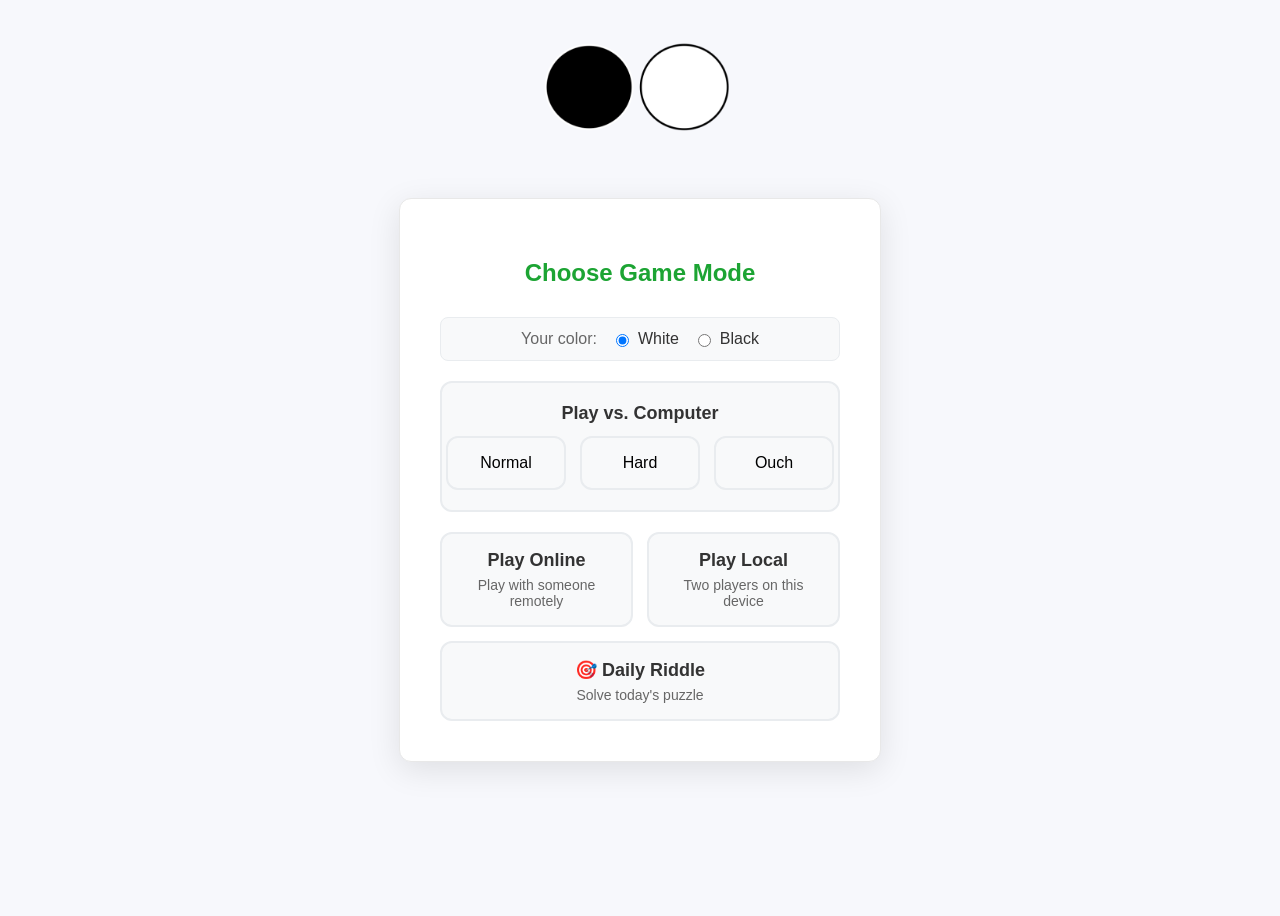
<file: index.html>
<!DOCTYPE html>
<html lang="en">
<head>
    <meta charset="UTF-8">
    <meta name="viewport" content="width=device-width, initial-scale=1.0">
    <title>Four-in-a-Row with Rotating Grid</title>
    <link rel="stylesheet" href="styles.css">
    <link rel="manifest" href="manifest.json">
    <meta name="theme-color" content="#2c3e50">
    
    <!-- Favicon -->
    <link rel="icon" type="image/png" sizes="32x32" href="icons/icon-192.png">
    <link rel="icon" type="image/png" sizes="16x16" href="icons/icon-192.png">
    <link rel="apple-touch-icon" sizes="192x192" href="icons/icon-192.png">
    <link rel="apple-touch-icon" sizes="512x512" href="icons/icon-512.png">

    <!-- Google tag (gtag.js) -->
<script async src="https://www.googletagmanager.com/gtag/js?id=G-LV2J2F8N4S"></script>
<script>
  window.dataLayer = window.dataLayer || [];
  function gtag(){ dataLayer.push(arguments); }
  gtag('js', new Date());
  // Default GA4 page_view
  gtag('config', 'G-LV2J2F8N4S');
</script>


</head>
<body>
    <div style="margin-bottom: 20px; text-align:center;">
        <img id="hero-logo" class="hero-logo grid-easter-egg" src="icons/icon-512.png" alt="Four-in-a-Row with Rotating Grid" />
    </div>

    <!-- Mode Selection Screen -->
    <div id="mode-selection" class="mode-selection">
        <div class="mode-selection-header">
            <h2>Choose Game Mode</h2>
            <button id="settings-icon" class="settings-icon" title="Settings">⚙️</button>
        </div>

        <!-- General color setting -->
        <div class="color-setting">
            <span class="color-label">Your color:</span>
            <label class="color-radio"><input type="radio" name="player-color" id="color-white" value="white" checked> White</label>
            <label class="color-radio"><input type="radio" name="player-color" id="color-black" value="black"> Black</label>
        </div>

        <!-- AI Mode block: difficulty buttons -->
        <div class="ai-mode-block">
            <div class="ai-title">Play vs. Computer</div>
            <div class="ai-difficulty">
                <button id="play-ai-normal-btn" class="mode-button ai-diff-btn">Normal</button>
                <button id="play-ai-hard-btn" class="mode-button ai-diff-btn">Hard</button>
                <button id="play-ai-ouch-btn" class="mode-button ai-diff-btn">Ouch</button>
            </div>
        </div>

        <div class="mode-buttons">
            <div class="mode-buttons-row">
                <button id="play-online-btn" class="mode-button mode-button-half">
                    <span class="mode-title">Play Online</span>
                    <span class="mode-description">Play with someone remotely</span>
                </button>
                <button id="play-local-btn" class="mode-button mode-button-half">
                    <span class="mode-title">Play Local</span>
                    <span class="mode-description">Two players on this device</span>
                </button>
            </div>
            <button id="play-riddle-btn" class="mode-button">
                <span class="mode-title">🎯 Daily Riddle</span>
                <span class="mode-description">Solve today's puzzle</span>
            </button>
        </div>
    </div>

    

    <!-- Waiting Room for Online Games -->
    <div id="waiting-room" class="waiting-room hidden">
        <div class="waiting-content">
            <h2>Online Game</h2>
            <div id="waiting-status" class="waiting-status">Creating game...</div>
            
            <div id="waiting-spinner" class="spinner">
                <div class="spinner-inner"></div>
            </div>
            
            <div id="sharing-section" class="sharing-section hidden">
                <p>Share this link with your opponent:</p>
                <div class="link-container">
                    <input type="text" id="guest-link" class="guest-link-input" readonly>
                    <button id="copy-link-btn" class="copy-btn">Copy Link</button>
                </div>
                <div id="copy-feedback" class="copy-feedback hidden">Link copied! 📋</div>
            </div>
            
            <button id="cancel-waiting-btn" class="cancel-btn">Cancel</button>
        </div>
    </div>

    <div id="game-container" class="hidden">
        <div class="top-bar">
            <!-- Game over layout (hidden during play) -->
            <div id="top-left-actions" class="top-left-actions hidden">
                <button id="new-game-btn" class="game-over-btn">New Game</button>
                <button id="analyze-btn" class="game-over-btn">Analyze Game</button>
            </div>
            <div id="top-center-display" class="top-center-display"></div>
            
            <!-- Gameplay layout (visible during play) -->
            <div id="gameplay-status" class="gameplay-status">
                <div id="turn-indicator">White's turn</div>
                <div class="rotation-info">
                    <label>Turns until rotation:</label>
                    <span id="countdown"></span>
                </div>
            </div>
        </div>

        <div id="game-over-container" class="game-over-container hidden">
            <span id="game-over-text"></span>
        </div>


        <div id="grid-wrapper">
            <div id="grid"></div>
        </div>

        <!-- Replay Controls -->
        <div id="replay-controls" class="replay-controls hidden">
            <div class="replay-content">
                <div class="replay-left">
                    <div class="replay-info">
                        <span id="replay-step-info">Step 1, White turn</span>
                    </div>
                    <div class="navigation-group">
                        <button id="replay-prev-btn" class="replay-btn" title="Previous step">
                            <span class="replay-icon">⏮</span>
                        </button>
                        <button id="replay-next-btn" class="replay-btn" title="Next step">
                            <span class="replay-icon">⏭</span>
                        </button>
                    </div>
                </div>
                <div class="replay-center">
                    <button id="exit-replay-btn" class="replay-btn" title="Exit replay">
                        <span class="replay-icon">↩</span>
                    </button>
                </div>
            </div>
        </div>

    </div>

    <!-- Settings Modal (moved outside game-container to ensure visibility on all screens) -->
    <div id="settings-modal" class="settings-modal hidden">
        <div class="settings-content">
            <div class="settings-header">
                <h3>Settings</h3>
                <button id="close-settings-btn" class="close-btn">×</button>
            </div>
            <div class="settings-body">
                <div class="setting-item">
                    <label>Version:</label>
                    <span id="version-display"></span>
                </div>
                <div class="setting-item">
                    <label>Debug Logs:</label>
                    <div class="log-controls">
                        <button id="copy-logs-btn" class="copy-logs-btn">Copy Logs</button>
                        <button id="clear-logs-btn" class="clear-logs-btn">Clear</button>
                    </div>
                </div>
                <div class="setting-item">
                    <label>Board Tools:</label>
                    <div class="log-controls">
                        <button id="copy-board-btn" class="copy-logs-btn">Copy Board</button>
                        <button id="load-board-btn" class="copy-logs-btn">Load Board</button>
                    </div>
                </div>
                <div class="setting-item">
                    <label>Rotation Counter:</label>
                    <div class="log-controls">
                        <input id="rotation-counter-input" type="number" min="0" step="1" placeholder="Turns until rotation" style="width:140px;">
                        <button id="apply-rotation-counter-btn" class="copy-logs-btn">Apply</button>
                    </div>
                    <div class="log-stats">Current shown: <span id="current-rotation-counter">-</span></div>
                </div>
                <div class="setting-item">
                    <label>Your color / Next turn:</label>
                    <div class="log-controls">
                        <select id="next-turn-color">
                            <option value="white">White</option>
                            <option value="black">Black</option>
                        </select>
                        <button id="apply-next-turn-btn" class="copy-logs-btn">Apply</button>
                    </div>
                    <div id="next-turn-note" class="log-stats"></div>
                </div>
                <div id="load-board-container" class="load-board-container hidden">
                    <label for="load-board-input">Paste board array (6 strings of length 6):</label>
                    <textarea id="load-board-input" class="load-board-textarea" rows="6" placeholder='board: ["______", "______", "_____W", "_____W", "____WW", "_B_BBB"]'></textarea>
                    <div class="load-board-actions">
                        <button id="apply-load-board-btn" class="copy-logs-btn">Apply</button>
                        <button id="cancel-load-board-btn" class="clear-logs-btn">Cancel</button>
                    </div>
                </div>
                <div class="setting-item">
                    <div id="log-stats" class="log-stats"></div>
                </div>
            </div>
        </div>
    </div>

    <!-- Mode Selection Settings Modal -->
    <div id="mode-settings-modal" class="settings-modal hidden">
        <div class="settings-content">
            <div class="settings-header">
                <h3>Game Settings</h3>
                <button id="close-mode-settings-btn" class="close-btn">×</button>
            </div>
            <div class="settings-body">
                <div class="setting-item">
                    <label>Version:</label>
                    <span id="mode-version-display"></span>
                </div>
                <div class="setting-item">
                    <label>Rotation Frequency:</label>
                    <select id="mode-rotation-frequency">
                        <option value="1">1</option>
                        <option value="2">2</option>
                        <option value="3" selected>3</option>
                        <option value="4">4</option>
                        <option value="5">5</option>
                        <option value="6">6</option>
                        <option value="7">7</option>
                        <option value="8">8</option>
                        <option value="9">9</option>
                        <option value="10">10</option>
                    </select>
                </div>
                <div class="setting-item">
                    <label>Debug Logs:</label>
                    <div class="log-controls">
                        <button id="mode-copy-logs-btn" class="copy-logs-btn">Copy Logs</button>
                        <button id="mode-clear-logs-btn" class="clear-logs-btn">Clear</button>
                    </div>
                </div>
                <div class="setting-item">
                    <div id="mode-log-stats" class="log-stats"></div>
                </div>
            </div>
        </div>
    </div>

    <div id="settings-pane" class="hidden">
        <div id="settings-content">
            <h2>Settings</h2>
            <div class="control-group">
                <label for="rotationFrequency">Rotation Frequency:</label>
                <select id="rotationFrequency">
                    <option value="1">1</option>
                    <option value="2">2</option>
                    <option value="3"  selected>3</option>
                    <option value="4">4</option>
                    <option value="5">5</option>
                    <option value="6">6</option>
                    <option value="7">7</option>
                    <option value="8">8</option>
                    <option value="9">9</option>
                    <option value="10">10</option>
                </select>
            </div>
            <div class="settings-actions">
                <button id="rotate-button">Rotate Grid</button>
                <button id="reset-button">Reset Game</button>
            </div>
            <button id="close-settings">Close</button>
            <div id="version-display" class="version"></div>
        </div>
    </div>
    <div id="overlay" class="hidden"></div>

    <script type="module" src="index.js"></script>
    <script>
        if ('serviceWorker' in navigator) {
            window.addEventListener('load', () => {
                navigator.serviceWorker.register('/sw.js')
                    .then(registration => {
                        console.log('ServiceWorker registration successful with scope: ', registration.scope);
                    })
                    .catch(error => {
                        console.log('ServiceWorker registration failed: ', error);
                    });
            });
        }
    </script>
</body>
</html>
</file>
<file: styles.css>
body {
    font-family: -apple-system, BlinkMacSystemFont, "Segoe UI", Roboto, Helvetica, Arial, sans-serif;
    display: flex;
    flex-direction: column;
    align-items: center;
    justify-content: flex-start;
    min-height: 100dvh;
    background-color: #f7f8fc;
    color: #333;
}

h1 {
    color: #1ca433;
    margin-bottom: 20px;
}

.hero-logo {
    width: 200px;
    height: auto;
    display: block;
    margin: 30px auto 30px auto;
    cursor: pointer;
    transition: transform 0.2s ease;
}

.hero-logo:hover {
    transform: scale(1.05);
}

/* Smaller logo and padding when in analyze mode */
body.analyze-mode .hero-logo {
    width: 120px;
    margin: 10px auto 10px auto;
}

#game-container {
    background-color: white;
    border-radius: 12px;
    padding: 10px;
    box-shadow: 0 8px 32px rgba(0,0,0,0.1);
    border: 1px solid #e8e8e8;
}

#grid-wrapper {
    position: relative;
    width: calc((60px + 5px) * 6 - 5px);
    height: calc((60px + 5px) * 6 - 5px);
    transform-origin: center center;
    transition: transform 0.8s ease-in-out;
    margin: 0 auto;
    will-change: transform;
    backface-visibility: hidden;
    transform: translateZ(0);
}

#grid {
    position: absolute;
    top: 0;
    left: 0;
    display: grid;
    grid-template-columns: repeat(6, 60px);
    grid-template-rows: repeat(6, 60px);
    gap: 5px;
}

.cell {
    width: 60px;
    height: 60px;
    background-color: #e0e0e0;
    border: 1px solid #dcdcdc;
    border-radius: 4px;
    cursor: pointer;
    display: flex;
    justify-content: center;
    align-items: center;
    transition: background-color 0.2s ease;
}

.stone {
    width: 50px;
    height: 50px;
    border-radius: 50%;
    border: 2px solid rgba(0,0,0,0.1);
    box-shadow: inset 0 3px 5px rgba(0,0,0,0.2);
}

.cell:hover {
    background-color: #d5d5d5;
}

button {
    padding: 10px 20px;
    font-size: 16px;
    border-radius: 8px;
    border: none;
    cursor: pointer;
    transition: background-color 0.2s ease, transform 0.1s ease;
    font-weight: 500;
}

button:active {
    transform: scale(0.98);
}

#turn-indicator {
    font-size: 16px;
    font-weight: 500;
    color: #555;
    margin: 0;
}

.game-over-container {
    margin: 10px 0;
    display: flex;
    align-items: center;
    justify-content: flex-start;
    gap: 15px;
    flex-wrap: wrap;
}

#game-over-text {
    font-size: 18px;
    font-weight: 500;
    color: #555;
}

.game-over-buttons {
    display: flex;
    gap: 10px;
}

#download-gif-btn {
    background-color: #8e44ad;
}

#download-gif-btn:hover {
    background-color: #71368a;
}

.game-over-btn {
    background-color: #1ca433;
    color: white;
    border: none;
    border-radius: 6px;
    padding: 16px 16px;
    font-size: 20px;
    font-weight: 400;
    cursor: pointer;
    transition: background-color 0.2s ease, transform 0.1s ease;
    width: 100%;
    min-width: 100px;
}

.game-over-btn:hover {
    background-color: #158c2b;
}

.game-over-btn:active {
    transform: scale(0.98);
}

#analyze-btn {
    background-color: #007bff;
}

#analyze-btn:hover {
    background-color: #0056b3;
}

#share-gif-btn {
    background-color: #e74c3c;
}

#share-gif-btn:hover {
    background-color: #c0392b;
}

/* Grid easter egg styling */
.grid-easter-egg {
    cursor: pointer;
    transition: color 0.2s ease;
    position: relative;
}

.grid-easter-egg:hover {
    color: #3498db;
    text-shadow: 0 0 5px rgba(52, 152, 219, 0.3);
}

/* Settings modal styling */
.settings-modal {
    position: fixed;
    top: 0;
    left: 0;
    width: 100%;
    height: 100%;
    background-color: rgba(0, 0, 0, 0.8);
    display: flex !important;
    justify-content: center;
    align-items: center;
    z-index: 9999;
}

.settings-modal.hidden {
    display: none !important;
}

.settings-content {
    background-color: #2c3e50;
    border-radius: 10px;
    padding: 20px;
    min-width: 300px;
    max-width: 90%;
    color: white;
    box-shadow: 0 4px 20px rgba(0, 0, 0, 0.3);
}

.settings-header {
    display: flex;
    justify-content: space-between;
    align-items: center;
    margin-bottom: 20px;
    border-bottom: 1px solid #34495e;
    padding-bottom: 10px;
}

.settings-header h3 {
    margin: 0;
    color: #ecf0f1;
}

.close-btn {
    background: none;
    border: none;
    font-size: 24px;
    color: #bdc3c7;
    cursor: pointer;
    padding: 0;
    width: 30px;
    height: 30px;
    display: flex;
    align-items: center;
    justify-content: center;
    border-radius: 50%;
    transition: background-color 0.2s;
}

.close-btn:hover {
    background-color: rgba(255, 255, 255, 0.1);
    color: white;
}

.settings-body {
    display: flex;
    flex-direction: column;
    gap: 15px;
}

.setting-item {
    display: flex;
    flex-direction: column;
    gap: 8px;
}

.setting-item label {
    color: #fff;
    font-weight: 500;
    font-size: 14px;
}

.log-controls {
    display: flex;
    gap: 10px;
}

.copy-logs-btn, .clear-logs-btn {
    padding: 8px 16px;
    border: none;
    border-radius: 6px;
    font-size: 12px;
    font-weight: 500;
    cursor: pointer;
    transition: all 0.2s ease;
}

.copy-logs-btn {
    background-color: #3498db;
    color: white;
}

.copy-logs-btn:hover {
    background-color: #2980b9;
    transform: translateY(-1px);
}

.copy-logs-btn:active {
    transform: translateY(0);
}

.copy-logs-btn.copying {
    background-color: #27ae60;
}

.clear-logs-btn {
    background-color: #95a5a6;
    color: white;
}

.clear-logs-btn:hover {
    background-color: #7f8c8d;
    transform: translateY(-1px);
}

.clear-logs-btn:active {
    transform: translateY(0);
}

.log-stats {
    font-size: 11px;
    color: #bdc3c7;
    font-family: monospace;
    line-height: 1.4;
}

.setting-item span {
    color: #bdc3c7;
    font-family: monospace;
}

/* Load Board UI */
.load-board-container {
    display: flex;
    flex-direction: column;
    gap: 8px;
    background-color: rgba(255,255,255,0.04);
    border: 1px solid #34495e;
    border-radius: 8px;
    padding: 10px;
}

.load-board-textarea {
    width: 100%;
    min-height: 90px;
    background-color: #223042;
    color: #ecf0f1;
    border: 1px solid #34495e;
    border-radius: 6px;
    padding: 8px;
    font-family: ui-monospace, SFMono-Regular, Menlo, Monaco, Consolas, "Liberation Mono", "Courier New", monospace;
    font-size: 12px;
    resize: vertical;
}

.load-board-actions {
    display: flex;
    gap: 8px;
    justify-content: flex-end;
}


#countdown {
    font-weight: bold;
    color: #007bff;
    background-color: #eef5ff;
    padding: 4px 8px;
    border-radius: 6px;
}

#settings-icon {
    font-size: 24px;
    cursor: pointer;
    padding: 5px;
    border-radius: 50%;
    transition: background-color 0.2s ease;
}

#settings-icon:hover {
    background-color: #f0f0f0;
}

#settings-pane {
    position: fixed;
    top: 50%;
    left: 50%;
    transform: translate(-50%, -50%);
    background-color: white;
    padding: 25px 30px;
    border-radius: 12px;
    box-shadow: 0 10px 40px rgba(0,0,0,0.15);
    z-index: 1001;
    width: 320px;
    text-align: center;
    border: 1px solid #e8e8e8;
}

#settings-content h2 {
    margin-top: 0;
    margin-bottom: 25px;
    color: #2c3e50;
}

.settings-actions {
    display: flex;
    justify-content: space-around;
    margin-top: 25px;
    margin-bottom: 20px;
}

#rotate-button, #reset-button {
    background-color: #f0f0f0;
    color: #333;
}

#rotate-button:hover, #reset-button:hover {
    background-color: #e0e0e0;
}

#close-settings {
    width: 100%;
    background-color: #007bff;
    color: white;
}

#close-settings:hover {
    background-color: #0056b3;
}

#overlay {
    position: fixed;
    top: 0;
    left: 0;
    width: 100%;
    height: 100%;
    background-color: rgba(0,0,0,0.4);
    z-index: 1000;
}

.hidden {
    display: none;
}
.top-bar {
    display: flex;
    justify-content: space-between;
    align-items: flex-start;
    gap: 12px;
    padding: 0 5px;
}
.top-left-actions {
    display: flex;
    flex-direction: column;
    gap: 6px;
    align-items: flex-start;
    min-width: 120px;
    height: auto;
    justify-content: flex-start;
    flex: 1 1 auto;
}
.top-center-display {
    flex: 0 0 auto;
    display: flex;
    flex-direction: column;
    justify-content: center;
    align-items: center;
    gap: 8px;
}
.gif-share-col { display:flex; flex-direction:column; align-items:center; gap:8px; }
.gif-loading-spinner {
    width: 40px;
    height: 40px;
    border: 3px solid #f3f3f3;
    border-top: 3px solid #1ca433;
    border-radius: 50%;
    animation: spin 1s linear infinite;
}
@keyframes spin {
    0% { transform: rotate(0deg); }
    100% { transform: rotate(360deg); }
}
.top-center-display img {
    max-height: 120px;
    border-radius: 8px;
    border: 1px solid #ddd;
    cursor: pointer;
    transition: transform 0.2s ease, box-shadow 0.2s ease;
}
.top-center-display img:hover {
    transform: scale(1.05);
    box-shadow: 0 4px 12px rgba(0, 0, 0, 0.15);
}
/* removed icon button styles; GIF itself is the share trigger */
.share-text {
    font-size: 12px;
    color: #666;
    font-weight: 500;
    text-align: center;
    margin: 0;
    cursor: pointer;
    transition: color 0.2s ease;
}
.share-text:hover {
    color: #333;
}

.gameplay-status {
    display: flex;
    flex-direction: row;
    align-items: center;
    justify-content: space-between;
    width: 100%;
    gap: 12px;
    margin-bottom: 15px;
}

.rotation-info {
    display: flex;
    align-items: center;
    gap: 6px;
}
.control-group {
    display: flex;
    align-items: center;
    justify-content: space-between;
    margin: 10px 0;
}
select {
    padding: 10px;
    font-size: 16px;
    border-radius: 8px;
    border: 1px solid #ccc;
    background-color: #fff;
}

.version {
    margin-top: 20px;
    font-size: 12px;
    color: #aaa;
}

/* Mode Selection Styles */
.mode-selection {
    background-color: white;
    border-radius: 12px;
    padding: 40px;
    box-shadow: 0 8px 32px rgba(0,0,0,0.1);
    border: 1px solid #e8e8e8;
    text-align: center;
    max-width: 400px;
    margin: 10px;
}

.mode-selection-header {
    display: flex;
    justify-content: center;
    align-items: center;
    margin-bottom: 30px;
    position: relative;
}

.mode-selection h2 {
    color: #1ca433;
    margin-bottom: 0;
    font-size: 24px;
}

.settings-icon {
    position: absolute;
    right: -20px;
    top: 50%;
    transform: translateY(-50%);
    background: #f8f9fa;
    border: 1px solid #e9ecef;
    font-size: 18px;
    cursor: pointer;
    padding: 6px;
    border-radius: 50% 0 0 50%;
    transition: all 0.2s ease;
    color: #666;
    width: 30px;
    height: 30px;
    display: none;
    align-items: center;
    justify-content: center;
    box-shadow: -2px 0 8px rgba(0,0,0,0.1);
}

.settings-icon:hover {
    background-color: #e9ecef;
    color: #333;
    transform: translateY(-50%) scale(1.05);
    box-shadow: -3px 0 12px rgba(0,0,0,0.15);
}

.settings-icon:active {
    transform: translateY(-50%) scale(0.95);
}

/* General color setting */
.color-setting {
    display: flex;
    align-items: center;
    justify-content: center;
    gap: 14px;
    margin-bottom: 20px;
    padding: 12px;
    background-color: #f8f9fa;
    border-radius: 8px;
    border: 1px solid #e9ecef;
}
.color-label { color:#666; font-weight:500; }
.color-radio { display:flex; align-items:center; gap:6px; }

/* AI mode custom block */
.ai-mode-block {
    border: 2px solid #e9ecef;
    border-radius: 12px;
    padding: 20px;
    margin-bottom: 20px;
    background-color: #f8f9fa;
}
.ai-title {
    font-size: 18px;
    font-weight: 600;
    color: #333;
    margin-bottom: 12px;
}
.ai-difficulty { display:flex; gap:14px; justify-content:center; }
.ai-diff-btn { min-width: 120px; }

.mode-buttons {
    display: flex;
    flex-direction: column;
    gap: 14px;
    justify-content: center;
}

.mode-buttons-row {
    display: flex;
    flex-direction: row;
    gap: 14px;
    justify-content: center;
}

.mode-button-half {
    flex: 1;
    min-width: 0;
}

.mode-button {
    background-color: #f8f9fa;
    border: 2px solid #e9ecef;
    border-radius: 12px;
    padding: 16px 20px;
    width: 100%;
    cursor: pointer;
    transition: all 0.3s ease;
    display: flex;
    flex-direction: column;
    align-items: center;
    gap: 6px;
}

.mode-button:hover {
    background-color: #e9ecef;
    border-color: #1ca433;
    transform: translateY(-2px);
    box-shadow: 0 4px 16px rgba(28, 164, 51, 0.2);
}

.mode-button:active {
    transform: translateY(0);
}

.mode-title {
    font-size: 18px;
    font-weight: 600;
    color: #333;
}

.mode-description {
    font-size: 14px;
    color: #666;
}

/* Hidden class for showing/hiding sections */
.hidden {
    display: none !important;
}

/* Waiting Room Styles */
.waiting-room {
    background-color: white;
    border-radius: 12px;
    padding: 40px;
    box-shadow: 0 8px 32px rgba(0,0,0,0.1);
    border: 1px solid #e8e8e8;
    text-align: center;
    max-width: 400px;
    margin: 20px;
}

.waiting-content h2 {
    color: #1ca433;
    margin-bottom: 20px;
    font-size: 24px;
}

.waiting-status {
    font-size: 18px;
    color: #333;
    margin-bottom: 30px;
}

/* Spinner Animation */
.spinner {
    display: flex;
    justify-content: center;
    margin: 20px 0;
}

.spinner-inner {
    width: 40px;
    height: 40px;
    border: 4px solid #f3f3f3;
    border-top: 4px solid #1ca433;
    border-radius: 50%;
    animation: spin 1s linear infinite;
}

@keyframes spin {
    0% { transform: rotate(0deg); }
    100% { transform: rotate(360deg); }
}

/* Sharing Section */
.sharing-section {
    margin: 30px 0;
    padding: 20px;
    background-color: #f8f9fa;
    border-radius: 8px;
    border: 1px solid #e9ecef;
}

.sharing-section p {
    margin-bottom: 15px;
    font-weight: 500;
    color: #333;
}

.link-container {
    display: flex;
    gap: 10px;
    margin-bottom: 10px;
}

.guest-link-input {
    flex: 1;
    padding: 12px;
    border: 1px solid #ccc;
    border-radius: 6px;
    font-size: 14px;
    background-color: white;
    font-family: monospace;
}

.copy-btn {
    padding: 12px 20px;
    background-color: #1ca433;
    color: white;
    border: none;
    border-radius: 6px;
    cursor: pointer;
    font-weight: 500;
    transition: background-color 0.3s ease;
}

.copy-btn:hover {
    background-color: #158c2b;
}

.copy-btn:active {
    transform: translateY(1px);
}

.copy-feedback {
    color: #1ca433;
    font-size: 14px;
    font-weight: 500;
    margin-top: 5px;
}

/* Cancel Button */
.cancel-btn {
    background-color: #6c757d;
    color: white;
    border: none;
    border-radius: 8px;
    padding: 12px 24px;
    cursor: pointer;
    font-size: 16px;
    transition: background-color 0.3s ease;
    margin-top: 20px;
}

.cancel-btn:hover {
    background-color: #5a6268;
}

.cancel-btn:active {
    transform: translateY(1px);
}

/* Replay Controls */
.replay-controls {
    margin-top: 15px;
    background-color: #f8f9fa;
    border: 1px solid #dee2e6;
    border-radius: 12px;
    padding: 15px;
    box-shadow: 0 2px 8px rgba(0, 0, 0, 0.05);
}

.replay-content {
    display: flex;
    justify-content: space-between;
    align-items: center;
    height: 100%;
}

.replay-left {
    display: flex;
    flex-direction: column;
    gap: 8px;
}

.replay-info {
    text-align: left;
}

#replay-step-info {
    font-size: 16px;
    font-weight: 600;
    color: #2c3e50;
    padding: 6px 12px;
    background-color: white;
    border: 1px solid #bdc3c7;
    border-radius: 8px;
    display: inline-block;
}

.navigation-group {
    display: flex;
    gap: 8px;
    align-items: center;
}

.replay-center {
    display: flex;
    align-items: center;
    justify-content: center;
}

.replay-btn {
    background-color: #3498db;
    color: white;
    border: none;
    border-radius: 50%;
    width: 50px;
    height: 50px;
    cursor: pointer;
    font-size: 20px;
    transition: all 0.3s ease;
    display: flex;
    align-items: center;
    justify-content: center;
    box-shadow: 0 2px 8px rgba(52, 152, 219, 0.2);
}

.replay-btn:hover {
    background-color: #2980b9;
    transform: translateY(-2px);
    box-shadow: 0 4px 12px rgba(52, 152, 219, 0.3);
}

.replay-btn:active {
    transform: translateY(0);
}

.replay-btn:disabled {
    background-color: #bdc3c7;
    cursor: not-allowed;
    transform: none;
    box-shadow: 0 2px 4px rgba(0, 0, 0, 0.1);
}

.replay-icon {
    line-height: 1;
}

/* Exit button now uses same styling as other replay buttons but with different color */
#exit-replay-btn {
    background-color: #95a5a6;
}

#exit-replay-btn:hover {
    background-color: #7f8c8d;
    transform: translateY(-2px);
    box-shadow: 0 4px 12px rgba(127, 140, 141, 0.3);
}

#exit-replay-btn:active {
    transform: translateY(0);
}

#exit-replay-btn:disabled {
    background-color: #bdc3c7;
    cursor: not-allowed;
    transform: none;
    box-shadow: 0 2px 4px rgba(0, 0, 0, 0.1);
}

/* Riddle Calendar Styles */
.riddle-calendar {
    background-color: white;
    border-radius: 12px;
    padding: 30px;
    box-shadow: 0 8px 32px rgba(0,0,0,0.1);
    border: 1px solid #e8e8e8;
    max-width: 600px;
    margin: 10px;
}

.riddle-calendar-content {
    display: flex;
    flex-direction: column;
    gap: 20px;
}

.riddle-calendar-header {
    display: flex;
    align-items: center;
    gap: 15px;
    border-bottom: 2px solid #e9ecef;
    padding-bottom: 15px;
}

.riddle-calendar-header h2 {
    color: #1ca433;
    margin: 0;
    font-size: 24px;
    flex: 1;
    text-align: center;
}

.back-btn {
    background-color: #6c757d;
    color: white;
    border: none;
    border-radius: 8px;
    padding: 8px 16px;
    font-size: 14px;
    cursor: pointer;
    transition: all 0.2s ease;
    font-weight: 500;
}

.back-btn:hover {
    background-color: #5a6268;
    transform: translateX(-2px);
}

.back-btn:active {
    transform: translateX(0);
}

.riddle-calendar-grid {
    display: grid;
    grid-template-columns: repeat(auto-fill, minmax(70px, 1fr));
    gap: 10px;
    padding: 10px 0;
    direction: rtl;
}

.riddle-date-card {
    aspect-ratio: 1;
    background-color: #f8f9fa;
    border: 2px solid #e9ecef;
    border-radius: 10px;
    display: flex;
    flex-direction: column;
    align-items: center;
    justify-content: center;
    cursor: pointer;
    transition: all 0.2s ease;
    position: relative;
    padding: 8px;
    direction: ltr;
}

.riddle-date-card:hover {
    background-color: #e9ecef;
    border-color: #1ca433;
    transform: translateY(-2px);
    box-shadow: 0 4px 12px rgba(28, 164, 51, 0.2);
}

.riddle-date-card.current {
    background-color: #d4edda;
    border-color: #1ca433;
    border-width: 3px;
}

.riddle-date-card.current:hover {
    background-color: #c3e6cb;
}

.riddle-date-card.disabled {
    opacity: 0.6;
    cursor: not-allowed;
    filter: grayscale(0.2);
}

.riddle-date-card.disabled:hover {
    background-color: #f0f1f2;
    border-color: #e9ecef;
    transform: none;
    box-shadow: none;
}

.riddle-date-card.solved::after {
    content: '✓';
    position: absolute;
    top: 4px;
    right: 4px;
    color: #1ca433;
    font-size: 16px;
    font-weight: bold;
}

.riddle-date-month {
    font-size: 10px;
    color: #666;
    font-weight: 500;
    text-transform: uppercase;
    margin-bottom: 2px;
}

.riddle-date-day {
    font-size: 20px;
    font-weight: 600;
    color: #333;
}

/* Riddle Mode Button Styles */
.riddle-button-bar {
    width: 100%;
    background-color: white;
    border-bottom: 1px solid #e8e8e8;
    padding: 12px 10px; /* Slight tweak */
    margin-bottom: 8px;  /* space between rows */
    box-sizing: border-box; /* ensure padding is contained */
}

.riddle-top-buttons {
    display: flex;
    justify-content: space-between;
    align-items: center;
    width: 100%;
    gap: 10px; /* Reduced gap between buttons */
}

.riddle-btn {
    padding: 8px 14px; /* Reduced padding to make buttons more compact */
    font-size: 13px; /* Slightly smaller font */
    font-weight: 500;
    border: none;
    border-radius: 8px;
    cursor: pointer;
    transition: all 0.2s ease;
    white-space: nowrap;
    flex: 0 1 auto; /* Allow buttons to shrink if needed */
    max-width: 48%; /* Ensure each button takes at most 48% of width */
}

.riddle-reset-btn {
    background-color: #1ca433;
    color: white;
}

.riddle-reset-btn:hover {
    background-color: #158c2b;
    transform: translateY(-1px);
}

.riddle-back-btn {
    background-color: #6c757d;
    color: white;
}

.riddle-back-btn:hover {
    background-color: #545b62;
    transform: translateY(-1px);
}

.riddle-btn:active {
    transform: translateY(0);
}

/* Responsive riddle buttons */
@media (max-width: 600px) {
    .riddle-button-bar {
        padding: 10px 8px;
    }
    
    .riddle-top-buttons {
        flex-direction: column;
        gap: 8px;
    }
    
    .riddle-btn {
        width: 100%;
        max-width: 200px;
    }
}

@media (max-width: 480px) {
    .riddle-btn {
        font-size: 12px;
        padding: 8px 12px;
    }
}
</file>
